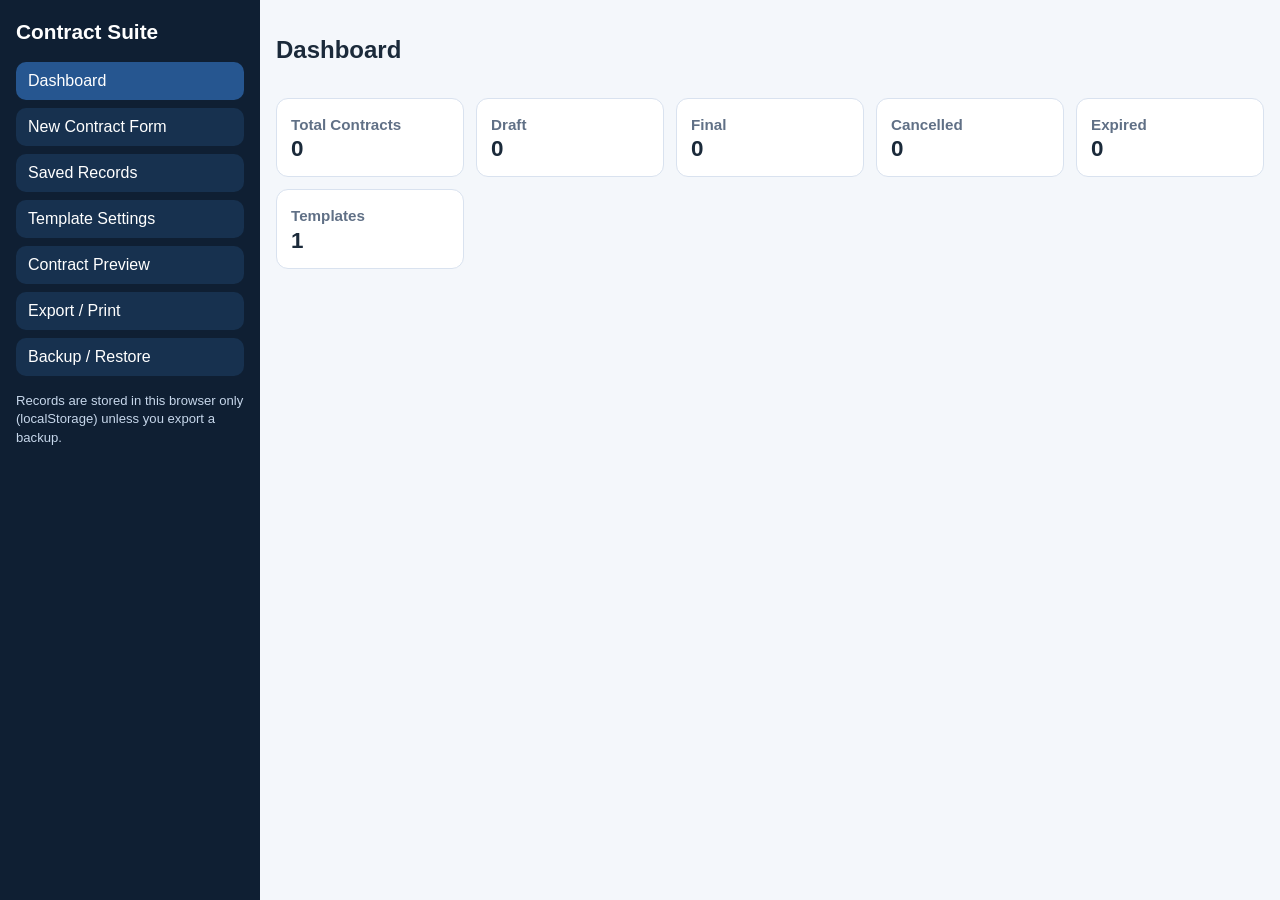
<file: index.html>
<!doctype html>
<html lang="en">
<head>
  <meta charset="UTF-8" />
  <meta name="viewport" content="width=device-width, initial-scale=1.0" />
  <title>Offline Contract Generator</title>
  <link rel="stylesheet" href="style.css" />
</head>
<body>
  <div class="app-shell">
    <aside class="sidebar">
      <h1>Contract Suite</h1>
      <nav id="sidebarNav">
        <button data-page="dashboard" class="active">Dashboard</button>
        <button data-page="new-contract">New Contract Form</button>
        <button data-page="saved-records">Saved Records</button>
        <button data-page="template-settings">Template Settings</button>
        <button data-page="contract-preview">Contract Preview</button>
        <button data-page="export-print">Export / Print</button>
        <button data-page="backup-restore">Backup / Restore</button>
      </nav>
      <p class="storage-note">
        Records are stored in this browser only (localStorage) unless you export a backup.
      </p>
    </aside>

    <main class="content">
      <header class="topbar">
        <h2 id="pageTitle">Dashboard</h2>
        <div id="toast" class="toast hidden"></div>
      </header>

      <section id="dashboard" class="page active">
        <div class="cards" id="dashboardCards"></div>
      </section>

      <section id="new-contract" class="page">
        <form id="contractForm" class="panel form-grid">
          <div class="field">
            <label>Template Type</label>
            <select id="templateId"></select>
          </div>
          <div class="field">
            <label>Contract Number *</label>
            <div class="inline-row">
              <input id="contract_no" required />
              <button type="button" id="regenNo" class="ghost">Regenerate</button>
            </div>
          </div>
          <div class="field"><label>Contract Title *</label><input id="contract_title" required /></div>
          <div class="field"><label>Contract Date *</label><input type="date" id="contract_date" required /></div>
          <div class="field"><label>Client Name *</label><input id="client_name" required /></div>
          <div class="field"><label>Contractor Name *</label><input id="contractor_name" required /></div>
          <div class="field"><label>Start Date</label><input type="date" id="start_date" /></div>
          <div class="field"><label>End Date</label><input type="date" id="end_date" /></div>
          <div class="field"><label>Contract Value</label><input id="contract_value" placeholder="0.00" /></div>
          <div class="field"><label>Status</label>
            <select id="status">
              <option>Draft</option><option>Final</option><option>Cancelled</option><option>Expired</option>
            </select>
          </div>
          <div class="field full"><label>Client Address</label><textarea id="client_address" rows="2"></textarea></div>
          <div class="field full"><label>Contractor Address</label><textarea id="contractor_address" rows="2"></textarea></div>
          <div class="field full"><label>Scope of Work</label><textarea id="scope_of_work" rows="5"></textarea></div>
          <div class="field full"><label>Payment Terms</label><textarea id="payment_terms" rows="4"></textarea></div>
          <div class="field full"><label>Special Conditions</label><textarea id="special_conditions" rows="4"></textarea></div>
          <div class="field"><label>Prepared By</label><input id="prepared_by" /></div>
          <div class="field"><label>Approved By</label><input id="approved_by" /></div>

          <div class="actions full">
            <button type="button" id="saveBtn">Save</button>
            <button type="button" id="updateBtn">Update</button>
            <button type="button" id="previewBtn" class="ghost">Preview</button>
            <button type="button" id="duplicateBtn" class="ghost">Duplicate</button>
            <button type="reset" id="resetBtn" class="ghost">Reset</button>
          </div>
        </form>
      </section>

      <section id="saved-records" class="page">
        <div class="panel">
          <div class="toolbar">
            <input id="searchInput" placeholder="Search by no/title/client/contractor/date/status" />
            <button id="exportCsvBtn" class="ghost">Export CSV</button>
            <button id="deleteBtn" class="danger">Delete Selected</button>
          </div>
          <div class="table-wrap">
            <table id="recordsTable">
              <thead>
                <tr><th>Select</th><th>ID</th><th>Contract No</th><th>Title</th><th>Client</th><th>Contractor</th><th>Date</th><th>Status</th><th>Updated</th></tr>
              </thead>
              <tbody></tbody>
            </table>
          </div>
        </div>
      </section>

      <section id="template-settings" class="page">
        <div class="panel form-grid">
          <div class="field"><label>Template Name *</label><input id="tpl_name" /></div>
          <div class="field"><label>Template Type *</label><input id="tpl_type" /></div>
          <div class="field full"><label>Template HTML (use placeholders like {{client_name}})</label><textarea id="tpl_html" rows="14"></textarea></div>
          <div class="field full">
            <label>Optional: Upload .docx file (stored as reference only; browser-only offline mode cannot reliably edit .docx without extra parser libraries)</label>
            <input id="tpl_docx" type="file" accept=".docx" />
          </div>
          <div class="field full">
            <label>Placeholder Mapping (JSON)</label>
            <textarea id="tpl_mapping" rows="8"></textarea>
          </div>
          <div class="actions full">
            <button type="button" id="saveTemplateBtn">Save Template</button>
            <button type="button" id="newTemplateBtn" class="ghost">New Template</button>
          </div>
        </div>
      </section>

      <section id="contract-preview" class="page">
        <div class="panel">
          <div class="toolbar">
            <button id="refreshPreviewBtn">Refresh Preview</button>
            <button id="printPreviewBtn" class="ghost">Print</button>
          </div>
          <article id="previewDocument" class="contract-document"></article>
        </div>
      </section>

      <section id="export-print" class="page">
        <div class="panel">
          <div class="actions">
            <button id="exportJsonBtn">Export All Records (JSON)</button>
            <button id="exportHtmlBtn" class="ghost">Export Current Preview (HTML)</button>
            <button id="printBtn" class="ghost">Print / Save as PDF</button>
          </div>
          <p class="hint">Tip: click Print and choose <strong>Save as PDF</strong> from browser print options.</p>
        </div>
      </section>

      <section id="backup-restore" class="page">
        <div class="panel">
          <div class="actions">
            <button id="downloadBackupBtn">Download Backup JSON</button>
            <label class="upload-btn">Restore from Backup JSON <input id="restoreFile" type="file" accept="application/json" /></label>
          </div>
        </div>
      </section>
    </main>
  </div>

  <script src="templates.js"></script>
  <script src="storage.js"></script>
  <script src="modules.js"></script>
  <script src="app.js"></script>
</body>
</html>
</file>
<file: style.css>
:root {
  --bg: #f4f7fb;
  --card: #ffffff;
  --line: #d9e2ef;
  --text: #1b2a3a;
  --muted: #607086;
  --primary: #1769e0;
  --danger: #bf2f38;
}
* { box-sizing: border-box; }
body { margin:0; font-family: "Segoe UI", Arial, sans-serif; background: var(--bg); color: var(--text); }
.app-shell { display:grid; grid-template-columns: 260px 1fr; min-height:100vh; }
.sidebar { background:#0f1f33; color:#fff; padding:20px 16px; }
.sidebar h1 { font-size: 1.3rem; margin: 0 0 18px; }
.sidebar nav { display:grid; gap:8px; }
.sidebar button { border:none; background:#17314f; color:#fff; text-align:left; padding:10px 12px; border-radius:10px; cursor:pointer; }
.sidebar button.active,.sidebar button:hover { background:#265690; }
.storage-note { font-size: .82rem; color:#c7d7eb; margin-top: 16px; line-height:1.4; }
.content { padding:16px; }
.topbar { display:flex; justify-content:space-between; align-items:center; margin-bottom:14px; }
.page { display:none; }
.page.active { display:block; }
.panel { background:var(--card); border:1px solid var(--line); border-radius:14px; padding:16px; }
.cards { display:grid; gap:12px; grid-template-columns: repeat(auto-fit,minmax(180px,1fr)); }
.card { background:var(--card); border:1px solid var(--line); border-radius:12px; padding:14px; }
.card h3 { margin:.2rem 0; font-size: .95rem; color:var(--muted); }
.card strong { font-size: 1.4rem; }
.form-grid { display:grid; grid-template-columns: 1fr 1fr; gap:12px; }
.field { display:flex; flex-direction:column; gap:6px; }
.field.full { grid-column: 1 / -1; }
input,select,textarea,button { font: inherit; }
input,select,textarea { border:1px solid var(--line); border-radius:10px; padding:10px; background:#fff; }
textarea { resize: vertical; }
.inline-row { display:flex; gap:8px; }
.actions,.toolbar { display:flex; gap:10px; flex-wrap:wrap; align-items:center; }
button { border:none; background:var(--primary); color:#fff; padding:9px 14px; border-radius:10px; cursor:pointer; }
button.ghost { background:#e8eef8; color:#24456f; }
button.danger { background:var(--danger); }
.table-wrap { overflow:auto; margin-top:10px; }
table { width:100%; border-collapse: collapse; min-width: 900px; }
th,td { border-bottom:1px solid var(--line); text-align:left; padding:9px; font-size:.9rem; }
.contract-document { width:210mm; min-height:297mm; margin:0 auto; background:#fff; border:1px solid var(--line); padding:22mm 18mm; line-height:1.55; }
.toast { padding:8px 12px; border-radius:8px; background:#e7f5e8; color:#216930; font-size:.9rem; }
.toast.error { background:#fdeced; color:#8f1f2a; }
.hidden { display:none; }
.hint { color:var(--muted); }
.upload-btn { background:#e8eef8; color:#24456f; border-radius:10px; padding:9px 14px; cursor:pointer; display:inline-flex; }
.upload-btn input { display:none; }

@media (max-width: 980px) {
  .app-shell { grid-template-columns: 1fr; }
  .sidebar { position: sticky; top:0; z-index:4; }
  .form-grid { grid-template-columns: 1fr; }
  .contract-document { width:100%; min-height:auto; padding:20px; }
}

@media print {
  .sidebar,.topbar,.toolbar,.actions,.hint { display:none !important; }
  .content { padding:0; }
  .page { display:block !important; }
  #contract-preview { display:block !important; }
  .contract-document { border:none; width:auto; padding:0; margin:0; }
}
</file>
